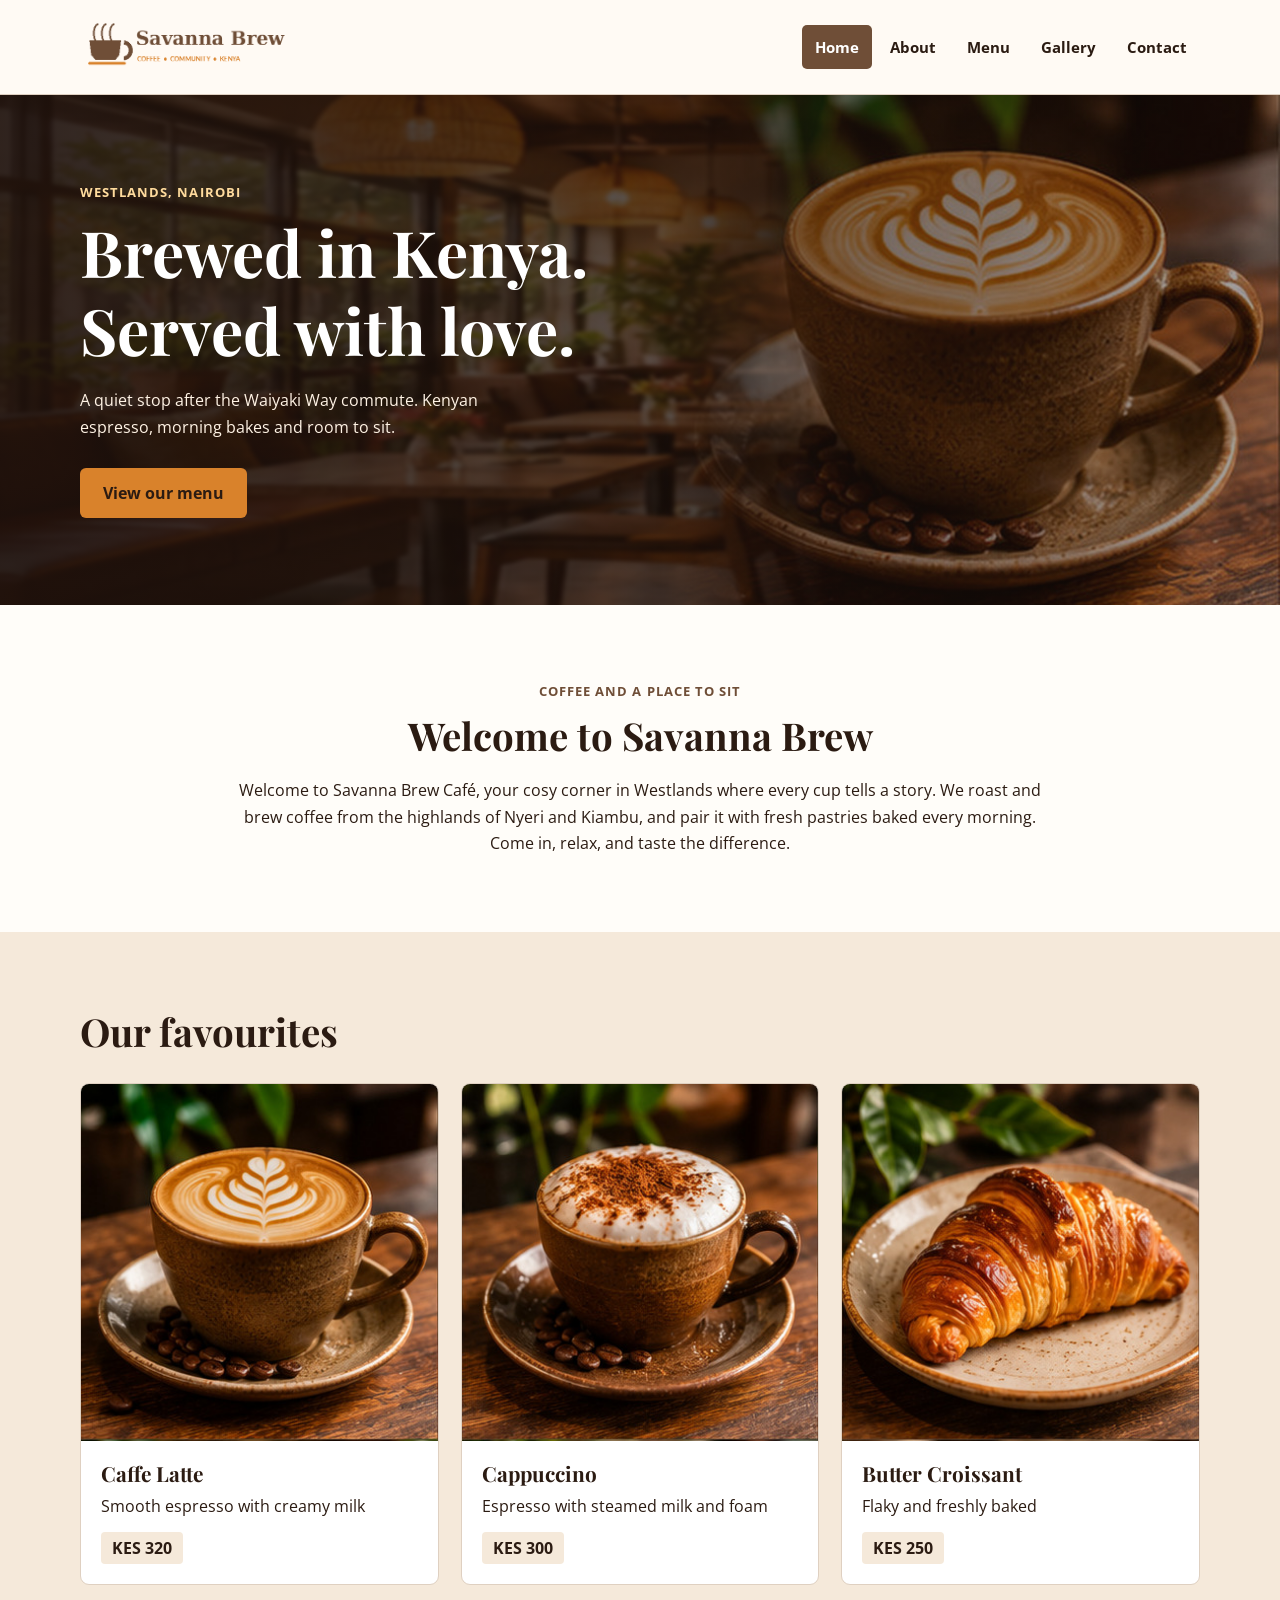
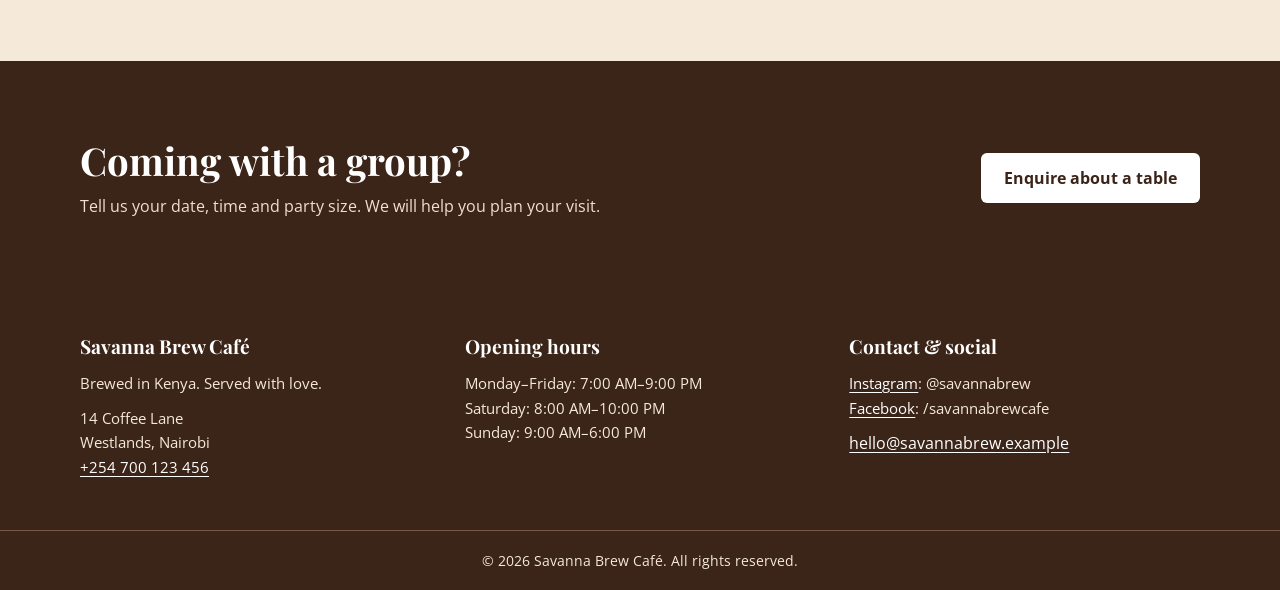
<file: index.html>
<!DOCTYPE html>
<html lang="en">
<head>
  <meta charset="UTF-8">
  <meta name="viewport" content="width=device-width, initial-scale=1.0">
  <meta name="description" content="Kenyan coffee from Nyeri and Kiambu, fresh pastries and a quiet table in Westlands, Nairobi.">
  <title>Home | Savanna Brew Café</title>
  <link rel="icon" href="images/logo.png" type="image/png">
  <link rel="preconnect" href="https://fonts.googleapis.com">
  <link rel="preconnect" href="https://fonts.gstatic.com" crossorigin>
  <link href="https://fonts.googleapis.com/css2?family=Open+Sans:wght@400;600;700&amp;family=Playfair+Display:wght@400;600;700&amp;display=swap" rel="stylesheet">
  <link rel="stylesheet" href="css/style.css">
</head>
<body>
  <a class="skip-link" href="#main-content">Skip to main content</a>
  <header class="site-header">
    <div class="container header-inner">
      <a class="brand" href="index.html"><img src="images/logo.png" alt="Savanna Brew Café home" width="560" height="125"></a>
      <nav aria-label="Main navigation">
        <ul class="nav-list">
            <li><a href="index.html" aria-current="page">Home</a></li>
            <li><a href="about.html">About</a></li>
            <li><a href="menu.html">Menu</a></li>
            <li><a href="gallery.html">Gallery</a></li>
            <li><a href="contact.html">Contact</a></li>
        </ul>
      </nav>
    </div>
  </header>
  <main id="main-content">
    <section class="home-hero" aria-labelledby="page-title">
      <div class="container hero-content">
        <p class="overline overline-light">Westlands, Nairobi</p>
        <h1 id="page-title">Brewed in Kenya.<br>Served with love.</h1>
        <p>A quiet stop after the Waiyaki Way commute. Kenyan espresso, morning bakes and room to sit.</p>
        <a class="button button-gold" href="menu.html">View our menu</a>
      </div>
    </section>

    <section class="section container intro" aria-labelledby="welcome-title">
      <p class="overline">Coffee and a place to sit</p>
      <h2 id="welcome-title">Welcome to Savanna Brew</h2>
      <p>Welcome to Savanna Brew Café, your cosy corner in Westlands where every cup tells a story. We roast and brew coffee from the highlands of Nyeri and Kiambu, and pair it with fresh pastries baked every morning. Come in, relax, and taste the difference.</p>
    </section>

    <section class="section section-cream" aria-labelledby="favourites-title">
      <div class="container">
        <h2 id="favourites-title" class="section-title">Our favourites</h2>
        <div class="favourites-grid">
          <article class="product-card">
            <img src="images/latte.jpg" alt="Caffè latte in a ceramic cup with a leaf pattern in the milk foam" width="362" height="362" loading="lazy">
            <div class="card-content">
              <h3>Caffe Latte</h3>
              <p>Smooth espresso with creamy milk</p>
              <p class="price">KES 320</p>
            </div>
          </article>
          <article class="product-card">
            <img src="images/cappuccino.jpg" alt="Cappuccino topped with milk foam and a dusting of cocoa" width="362" height="362" loading="lazy">
            <div class="card-content">
              <h3>Cappuccino</h3>
              <p>Espresso with steamed milk and foam</p>
              <p class="price">KES 300</p>
            </div>
          </article>
          <article class="product-card">
            <img src="images/croissant.jpg" alt="Golden butter croissant on a light ceramic plate" width="362" height="362" loading="lazy">
            <div class="card-content">
              <h3>Butter Croissant</h3>
              <p>Flaky and freshly baked</p>
              <p class="price">KES 250</p>
            </div>
          </article>
        </div>
      </div>
    </section>

    <section class="section booking-cta" aria-labelledby="booking-title">
      <div class="container booking-inner">
        <div>
          <h2 id="booking-title">Coming with a group?</h2>
          <p>Tell us your date, time and party size. We will help you plan your visit.</p>
        </div>
        <a class="button button-light" href="contact.html">Enquire about a table</a>
      </div>
    </section>
  </main>

  <footer class="site-footer">
    <div class="container footer-grid">
      <section aria-labelledby="footer-cafe">
        <h2 id="footer-cafe">Savanna Brew Café</h2>
        <p>Brewed in Kenya. Served with love.</p>
        <address>14 Coffee Lane<br>Westlands, Nairobi<br><a href="tel:+254700123456">+254 700 123 456</a></address>
      </section>
      <section aria-labelledby="footer-hours">
        <h2 id="footer-hours">Opening hours</h2>
        <p>Monday–Friday: 7:00 AM–9:00 PM<br>Saturday: 8:00 AM–10:00 PM<br>Sunday: 9:00 AM–6:00 PM</p>
      </section>
      <section aria-labelledby="footer-social">
        <h2 id="footer-social">Contact &amp; social</h2>
        <p><a href="https://www.instagram.com/" target="_blank" rel="noopener noreferrer">Instagram</a>: @savannabrew<br><a href="https://www.facebook.com/" target="_blank" rel="noopener noreferrer">Facebook</a>: /savannabrewcafe</p>
        <a href="mailto:hello@savannabrew.example">hello@savannabrew.example</a>
      </section>
    </div>
    <p class="copyright">© 2026 Savanna Brew Café. All rights reserved.</p>
  </footer>
</body>
</html>
</file>
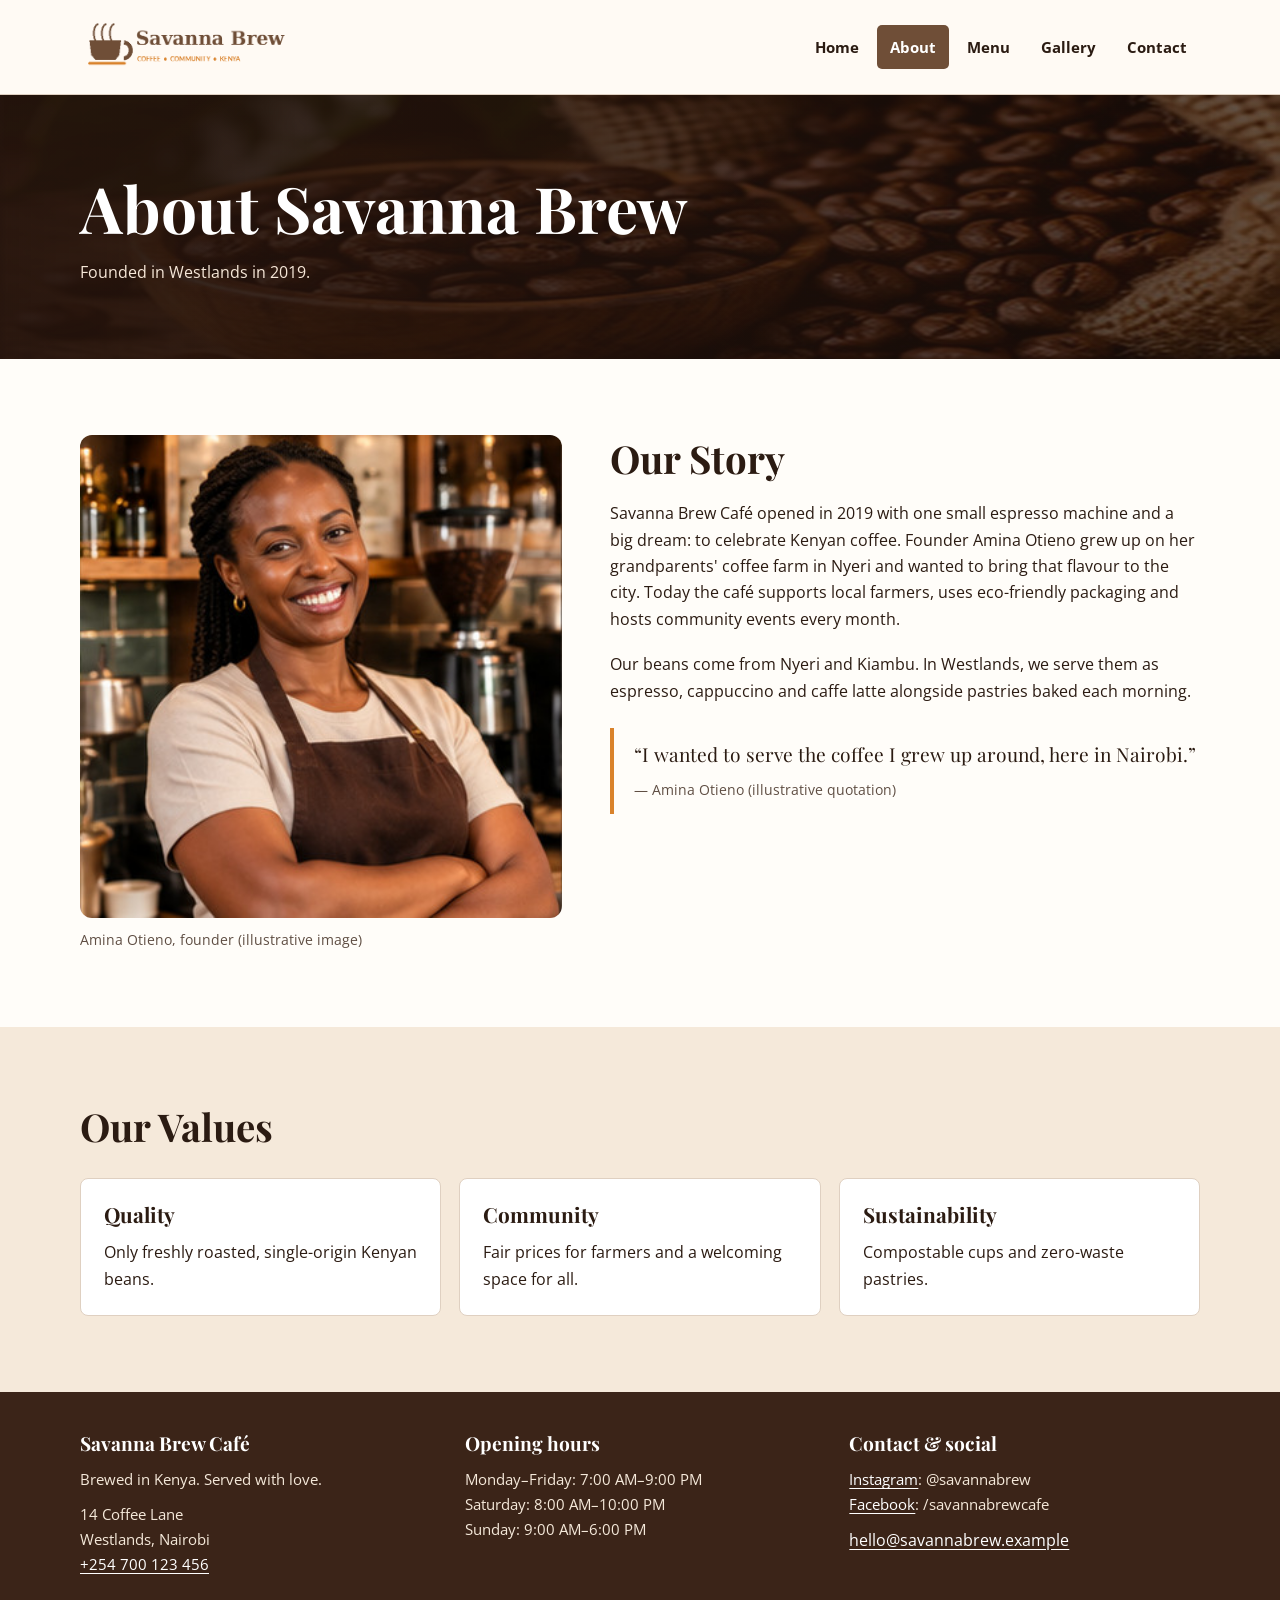
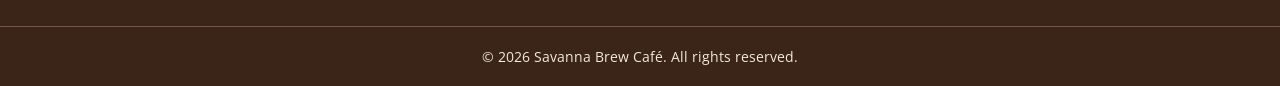
<file: about.html>
<!DOCTYPE html>
<html lang="en">
<head>
  <meta charset="UTF-8">
  <meta name="viewport" content="width=device-width, initial-scale=1.0">
  <meta name="description" content="Learn about the founder, farming roots and values of Savanna Brew Café in Westlands.">
  <title>About Us | Savanna Brew Café</title>
  <link rel="icon" href="images/logo.png" type="image/png">
  <link rel="preconnect" href="https://fonts.googleapis.com">
  <link rel="preconnect" href="https://fonts.gstatic.com" crossorigin>
  <link href="https://fonts.googleapis.com/css2?family=Open+Sans:wght@400;600;700&amp;family=Playfair+Display:wght@400;600;700&amp;display=swap" rel="stylesheet">
  <link rel="stylesheet" href="css/style.css">
</head>
<body>
  <a class="skip-link" href="#main-content">Skip to main content</a>
  <header class="site-header">
    <div class="container header-inner">
      <a class="brand" href="index.html"><img src="images/logo.png" alt="Savanna Brew Café home" width="560" height="125"></a>
      <nav aria-label="Main navigation">
        <ul class="nav-list">
            <li><a href="index.html">Home</a></li>
            <li><a href="about.html" aria-current="page">About</a></li>
            <li><a href="menu.html">Menu</a></li>
            <li><a href="gallery.html">Gallery</a></li>
            <li><a href="contact.html">Contact</a></li>
        </ul>
      </nav>
    </div>
  </header>
  <main id="main-content">
    <section class="page-banner" aria-labelledby="page-title">
      <div class="container">
        <h1 id="page-title">About Savanna Brew</h1>
        <p>Founded in Westlands in 2019.</p>
      </div>
    </section>

    <section class="section container story-layout" aria-labelledby="story-title">
      <figure class="owner-photo">
        <img src="images/about-owner.jpg" alt="Illustration of a smiling woman in a brown café apron standing behind a coffee counter" width="362" height="362">
        <figcaption>Amina Otieno, founder (illustrative image)</figcaption>
      </figure>
      <article class="story-text">
        <h2 id="story-title">Our Story</h2>
        <p>Savanna Brew Café opened in 2019 with one small espresso machine and a big dream: to celebrate Kenyan coffee. Founder Amina Otieno grew up on her grandparents' coffee farm in Nyeri and wanted to bring that flavour to the city. Today the café supports local farmers, uses eco-friendly packaging and hosts community events every month.</p>
        <p>Our beans come from Nyeri and Kiambu. In Westlands, we serve them as espresso, cappuccino and caffe latte alongside pastries baked each morning.</p>
        <blockquote>
          <p>“I wanted to serve the coffee I grew up around, here in Nairobi.”</p>
          <cite>— Amina Otieno (illustrative quotation)</cite>
        </blockquote>
      </article>
    </section>

    <section class="section section-cream" aria-labelledby="values-title">
      <div class="container">
        <h2 id="values-title" class="section-title">Our Values</h2>
        <ul class="values-grid">
          <li>
            <h3>Quality</h3>
            <p>Only freshly roasted, single-origin Kenyan beans.</p>
          </li>
          <li>
            <h3>Community</h3>
            <p>Fair prices for farmers and a welcoming space for all.</p>
          </li>
          <li>
            <h3>Sustainability</h3>
            <p>Compostable cups and zero-waste pastries.</p>
          </li>
        </ul>
      </div>
    </section>
  </main>

  <footer class="site-footer">
    <div class="container footer-grid">
      <section aria-labelledby="footer-cafe">
        <h2 id="footer-cafe">Savanna Brew Café</h2>
        <p>Brewed in Kenya. Served with love.</p>
        <address>14 Coffee Lane<br>Westlands, Nairobi<br><a href="tel:+254700123456">+254 700 123 456</a></address>
      </section>
      <section aria-labelledby="footer-hours">
        <h2 id="footer-hours">Opening hours</h2>
        <p>Monday–Friday: 7:00 AM–9:00 PM<br>Saturday: 8:00 AM–10:00 PM<br>Sunday: 9:00 AM–6:00 PM</p>
      </section>
      <section aria-labelledby="footer-social">
        <h2 id="footer-social">Contact &amp; social</h2>
        <p><a href="https://www.instagram.com/" target="_blank" rel="noopener noreferrer">Instagram</a>: @savannabrew<br><a href="https://www.facebook.com/" target="_blank" rel="noopener noreferrer">Facebook</a>: /savannabrewcafe</p>
        <a href="mailto:hello@savannabrew.example">hello@savannabrew.example</a>
      </section>
    </div>
    <p class="copyright">© 2026 Savanna Brew Café. All rights reserved.</p>
  </footer>
</body>
</html>
</file>
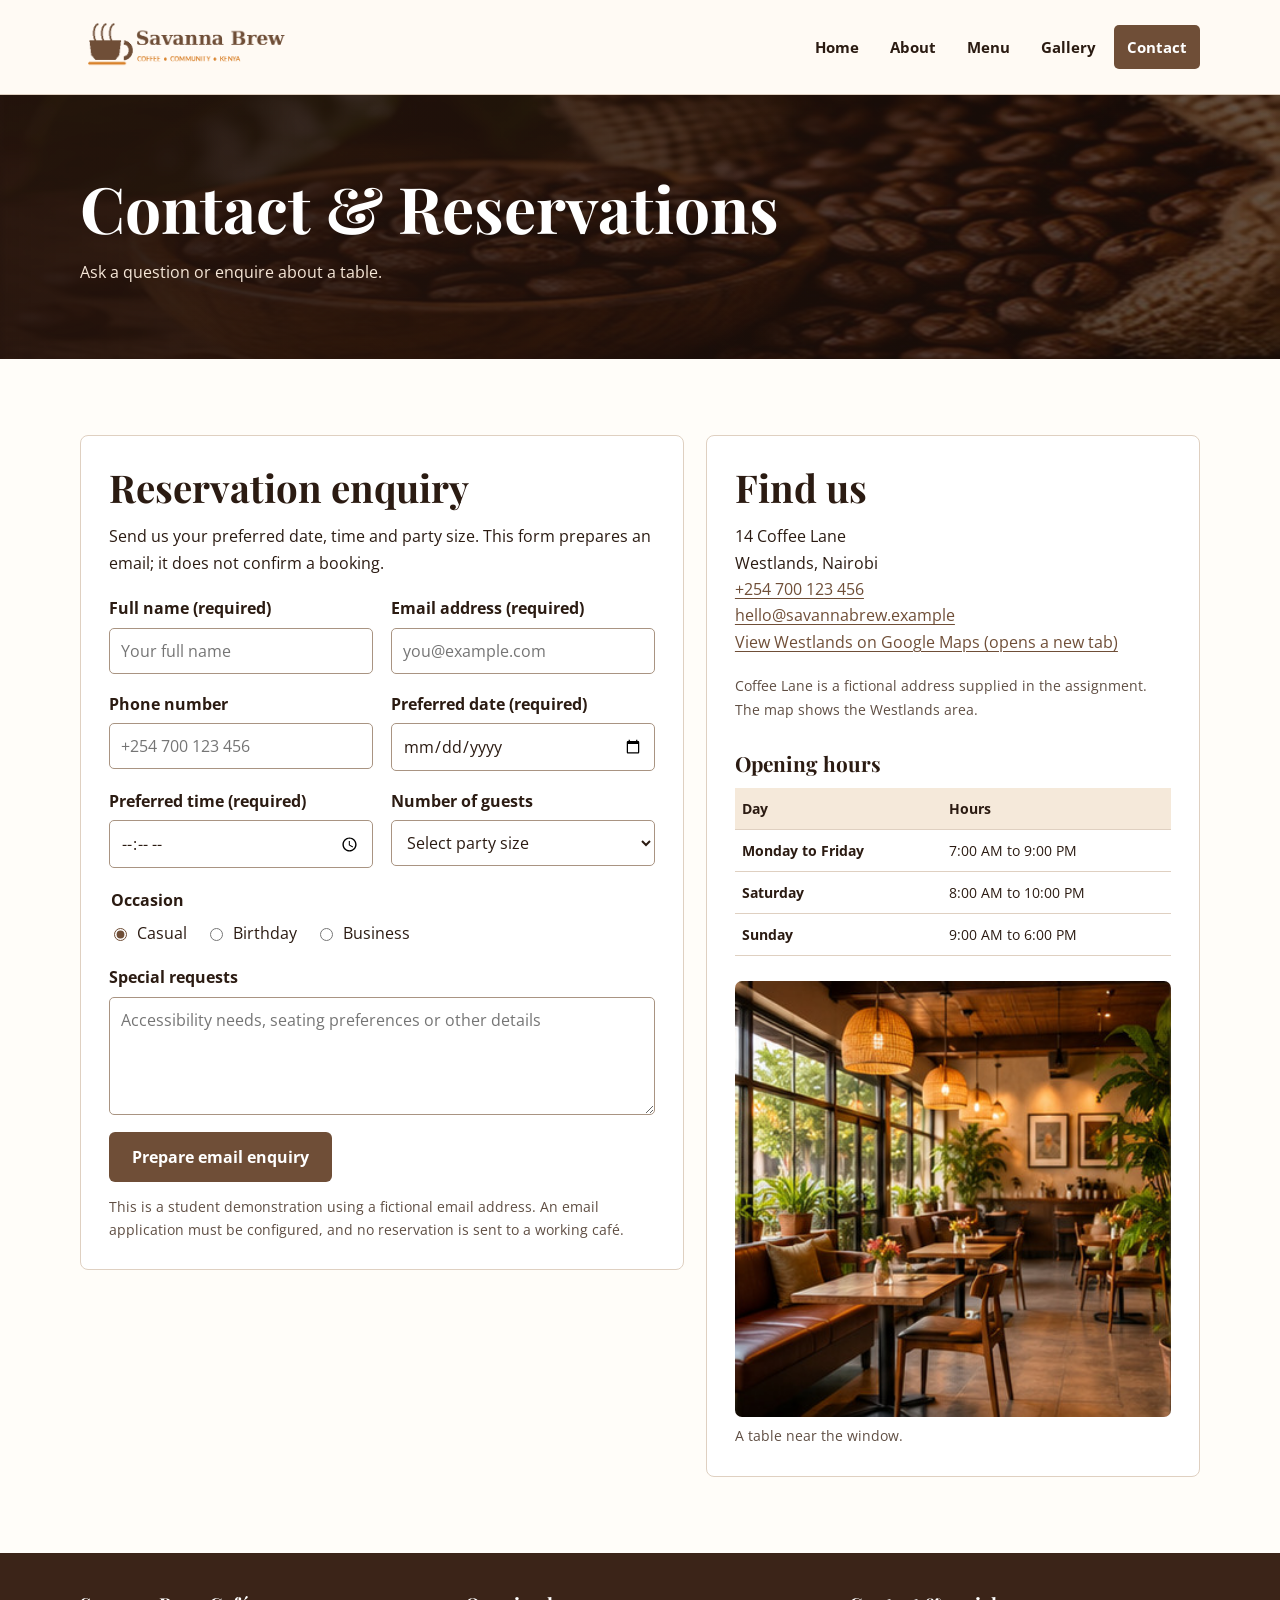
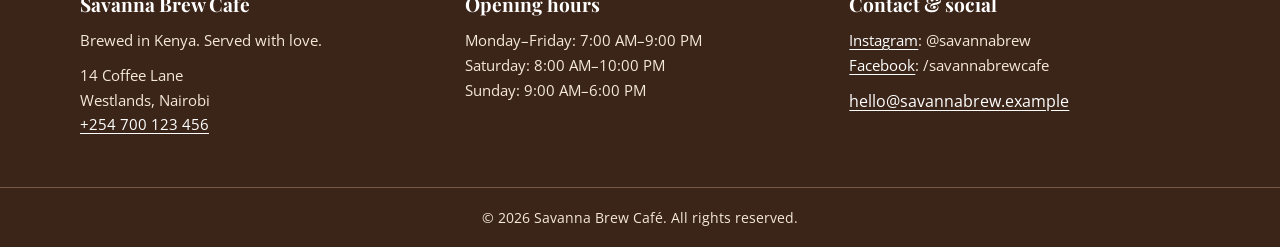
<file: contact.html>
<!DOCTYPE html>
<html lang="en">
<head>
  <meta charset="UTF-8">
  <meta name="viewport" content="width=device-width, initial-scale=1.0">
  <meta name="description" content="Find Savanna Brew Café in Westlands, check opening hours, or prepare a reservation enquiry.">
  <title>Contact &amp; Reservations | Savanna Brew Café</title>
  <link rel="icon" href="images/logo.png" type="image/png">
  <link rel="preconnect" href="https://fonts.googleapis.com">
  <link rel="preconnect" href="https://fonts.gstatic.com" crossorigin>
  <link href="https://fonts.googleapis.com/css2?family=Open+Sans:wght@400;600;700&amp;family=Playfair+Display:wght@400;600;700&amp;display=swap" rel="stylesheet">
  <link rel="stylesheet" href="css/style.css">
</head>
<body>
  <a class="skip-link" href="#main-content">Skip to main content</a>
  <header class="site-header">
    <div class="container header-inner">
      <a class="brand" href="index.html"><img src="images/logo.png" alt="Savanna Brew Café home" width="560" height="125"></a>
      <nav aria-label="Main navigation">
        <ul class="nav-list">
            <li><a href="index.html">Home</a></li>
            <li><a href="about.html">About</a></li>
            <li><a href="menu.html">Menu</a></li>
            <li><a href="gallery.html">Gallery</a></li>
            <li><a href="contact.html" aria-current="page">Contact</a></li>
        </ul>
      </nav>
    </div>
  </header>
  <main id="main-content">
    <section class="page-banner" aria-labelledby="page-title">
      <div class="container">
        <h1 id="page-title">Contact &amp; Reservations</h1>
        <p>Ask a question or enquire about a table.</p>
      </div>
    </section>

    <section class="section container contact-layout" aria-label="Reservation enquiry and café details">
      <article class="contact-panel" aria-labelledby="reservation-title">
        <h2 id="reservation-title">Reservation enquiry</h2>
        <p>Send us your preferred date, time and party size. This form prepares an email; it does not confirm a booking.</p>
        <form action="mailto:hello@savannabrew.example" method="post" enctype="text/plain">
          <div class="form-grid">
            <p class="form-field">
              <label for="full-name">Full name (required)</label>
              <input id="full-name" name="Full name" type="text" placeholder="Your full name" autocomplete="name" required>
            </p>
            <p class="form-field">
              <label for="email">Email address (required)</label>
              <input id="email" name="Email address" type="email" placeholder="you@example.com" autocomplete="email" required>
            </p>
            <p class="form-field">
              <label for="phone">Phone number</label>
              <input id="phone" name="Phone number" type="tel" placeholder="+254 700 123 456" autocomplete="tel">
            </p>
            <p class="form-field">
              <label for="visit-date">Preferred date (required)</label>
              <input id="visit-date" name="Preferred date" type="date" required>
            </p>
            <p class="form-field">
              <label for="visit-time">Preferred time (required)</label>
              <input id="visit-time" name="Preferred time" type="time" required>
            </p>
            <p class="form-field">
              <label for="guests">Number of guests</label>
              <select id="guests" name="Number of guests">
                <option value="">Select party size</option>
                <option value="1">1 guest</option>
                <option value="2">2 guests</option>
                <option value="3">3 guests</option>
                <option value="4">4 guests</option>
                <option value="5">5 guests</option>
                <option value="6">6 guests</option>
                <option value="7">7 guests</option>
                <option value="8">8 guests</option>
                <option value="9">9 guests</option>
                <option value="10">10 guests</option>
              </select>
            </p>
          </div>
          <fieldset class="occasion-field">
            <legend>Occasion</legend>
            <div class="radio-list">
              <label for="occasion-casual"><input id="occasion-casual" type="radio" name="Occasion" value="Casual" checked> Casual</label>
              <label for="occasion-birthday"><input id="occasion-birthday" type="radio" name="Occasion" value="Birthday"> Birthday</label>
              <label for="occasion-business"><input id="occasion-business" type="radio" name="Occasion" value="Business"> Business</label>
            </div>
          </fieldset>
          <p class="form-field">
            <label for="requests">Special requests</label>
            <textarea id="requests" name="Special requests" rows="4" placeholder="Accessibility needs, seating preferences or other details"></textarea>
          </p>
          <button class="button button-dark" type="submit">Prepare email enquiry</button>
          <p class="form-disclosure">This is a student demonstration using a fictional email address. An email application must be configured, and no reservation is sent to a working café.</p>
        </form>
      </article>

      <aside class="contact-panel" aria-labelledby="visit-title">
        <h2 id="visit-title">Find us</h2>
        <address>14 Coffee Lane<br>Westlands, Nairobi<br><a href="tel:+254700123456">+254 700 123 456</a><br><a href="mailto:hello@savannabrew.example">hello@savannabrew.example</a></address>
        <p><a href="https://www.google.com/maps/search/?api=1&amp;query=Westlands%2C+Nairobi" target="_blank" rel="noopener noreferrer">View Westlands on Google Maps (opens a new tab)</a></p>
        <p class="form-disclosure">Coffee Lane is a fictional address supplied in the assignment. The map shows the Westlands area.</p>
        <h3>Opening hours</h3>
        <table class="hours-table">
          <caption class="visually-hidden">Weekly café opening hours</caption>
          <thead><tr><th scope="col">Day</th><th scope="col">Hours</th></tr></thead>
          <tbody>
            <tr><th scope="row">Monday to Friday</th><td>7:00 AM to 9:00 PM</td></tr>
            <tr><th scope="row">Saturday</th><td>8:00 AM to 10:00 PM</td></tr>
            <tr><th scope="row">Sunday</th><td>9:00 AM to 6:00 PM</td></tr>
          </tbody>
        </table>
        <figure class="contact-photo">
          <img src="images/cafe-interior.jpg" alt="Small café dining area with wooden tables, houseplants and warm pendant lighting" width="362" height="362" loading="lazy">
          <figcaption>A table near the window.</figcaption>
        </figure>
      </aside>
    </section>
  </main>

  <footer class="site-footer">
    <div class="container footer-grid">
      <section aria-labelledby="footer-cafe">
        <h2 id="footer-cafe">Savanna Brew Café</h2>
        <p>Brewed in Kenya. Served with love.</p>
        <address>14 Coffee Lane<br>Westlands, Nairobi<br><a href="tel:+254700123456">+254 700 123 456</a></address>
      </section>
      <section aria-labelledby="footer-hours">
        <h2 id="footer-hours">Opening hours</h2>
        <p>Monday–Friday: 7:00 AM–9:00 PM<br>Saturday: 8:00 AM–10:00 PM<br>Sunday: 9:00 AM–6:00 PM</p>
      </section>
      <section aria-labelledby="footer-social">
        <h2 id="footer-social">Contact &amp; social</h2>
        <p><a href="https://www.instagram.com/" target="_blank" rel="noopener noreferrer">Instagram</a>: @savannabrew<br><a href="https://www.facebook.com/" target="_blank" rel="noopener noreferrer">Facebook</a>: /savannabrewcafe</p>
        <a href="mailto:hello@savannabrew.example">hello@savannabrew.example</a>
      </section>
    </div>
    <p class="copyright">© 2026 Savanna Brew Café. All rights reserved.</p>
  </footer>
</body>
</html>
</file>
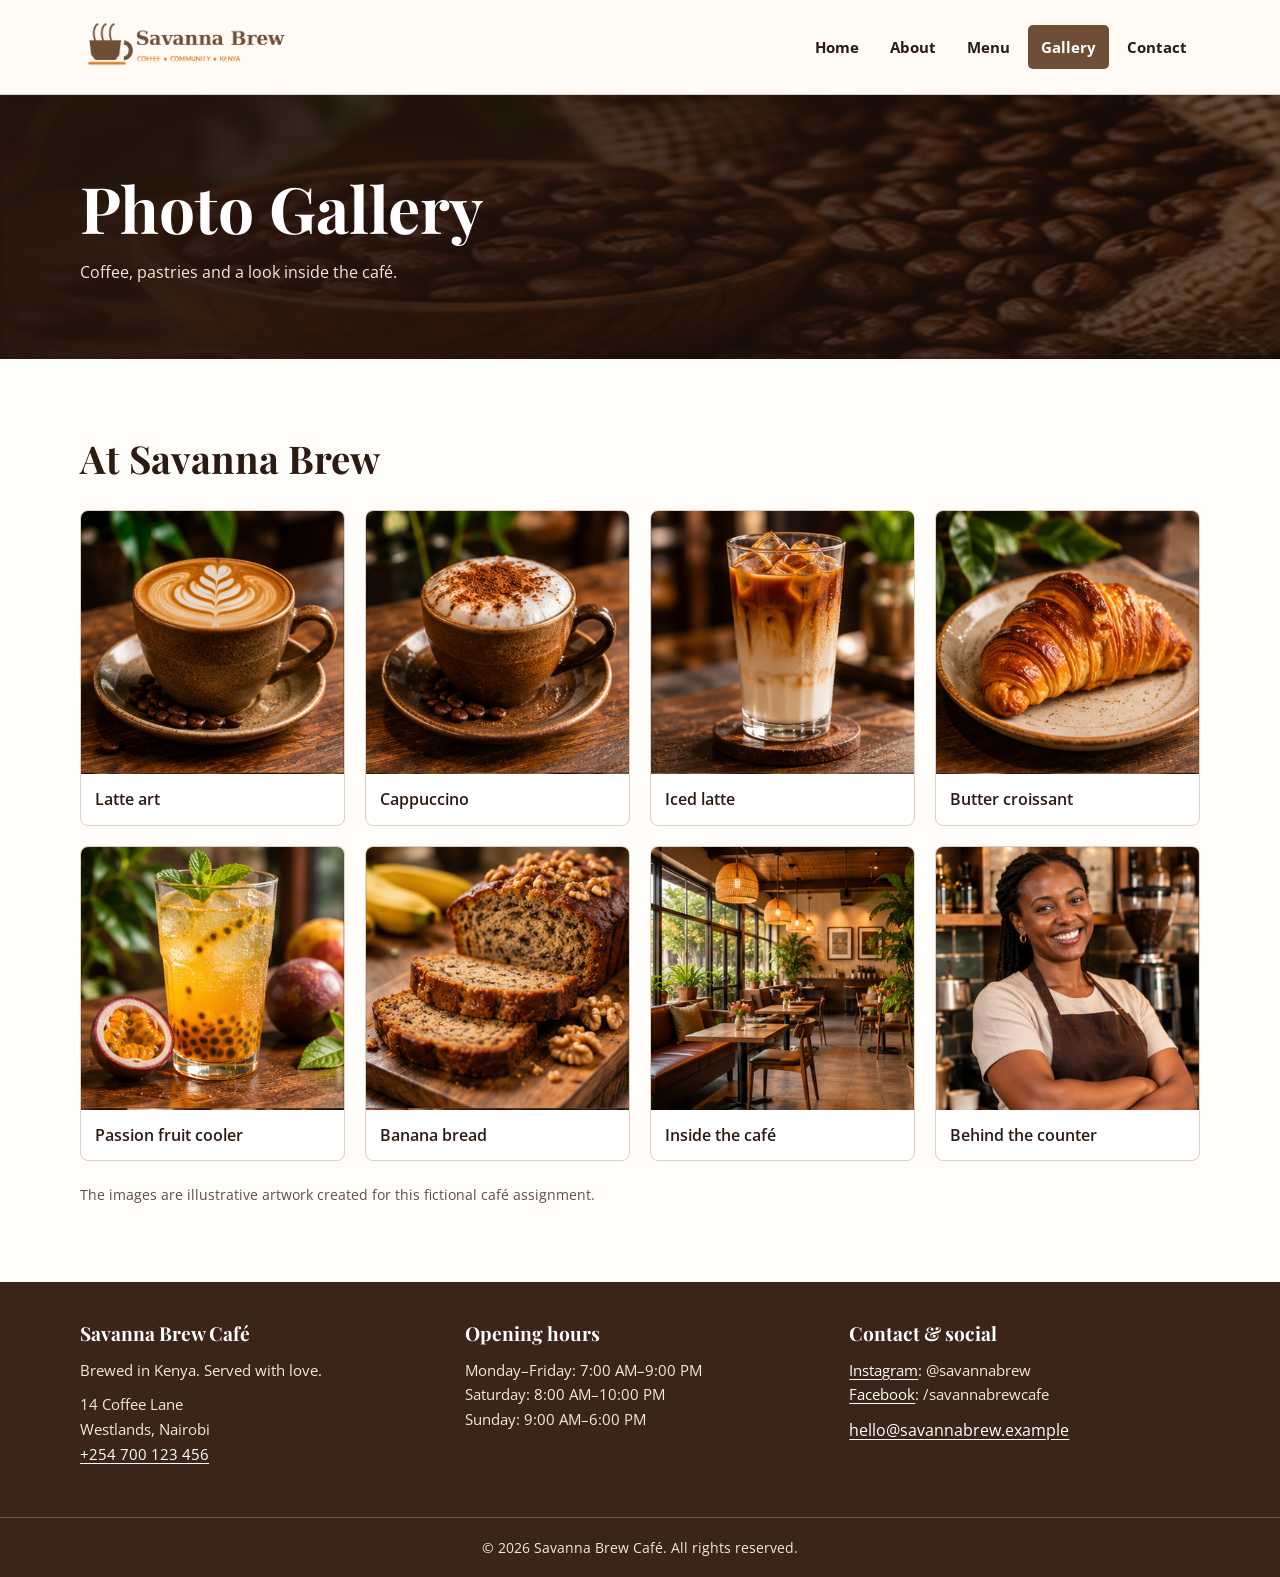
<file: gallery.html>
<!DOCTYPE html>
<html lang="en">
<head>
  <meta charset="UTF-8">
  <meta name="viewport" content="width=device-width, initial-scale=1.0">
  <meta name="description" content="Eight illustrations of the drinks, bakery items and café interior at Savanna Brew.">
  <title>Gallery | Savanna Brew Café</title>
  <link rel="icon" href="images/logo.png" type="image/png">
  <link rel="preconnect" href="https://fonts.googleapis.com">
  <link rel="preconnect" href="https://fonts.gstatic.com" crossorigin>
  <link href="https://fonts.googleapis.com/css2?family=Open+Sans:wght@400;600;700&amp;family=Playfair+Display:wght@400;600;700&amp;display=swap" rel="stylesheet">
  <link rel="stylesheet" href="css/style.css">
</head>
<body>
  <a class="skip-link" href="#main-content">Skip to main content</a>
  <header class="site-header">
    <div class="container header-inner">
      <a class="brand" href="index.html"><img src="images/logo.png" alt="Savanna Brew Café home" width="560" height="125"></a>
      <nav aria-label="Main navigation">
        <ul class="nav-list">
            <li><a href="index.html">Home</a></li>
            <li><a href="about.html">About</a></li>
            <li><a href="menu.html">Menu</a></li>
            <li><a href="gallery.html" aria-current="page">Gallery</a></li>
            <li><a href="contact.html">Contact</a></li>
        </ul>
      </nav>
    </div>
  </header>
  <main id="main-content">
    <section class="page-banner" aria-labelledby="page-title">
      <div class="container">
        <h1 id="page-title">Photo Gallery</h1>
        <p>Coffee, pastries and a look inside the café.</p>
      </div>
    </section>

    <section class="section container" aria-labelledby="gallery-title">
      <h2 id="gallery-title" class="section-title">At Savanna Brew</h2>
      <div class="gallery-grid">
        <figure class="gallery-item">
          <img src="images/gallery-1.jpg" alt="Latte in a brown cup with leaf-shaped milk foam art" width="362" height="362" loading="lazy">
          <figcaption>Latte art</figcaption>
        </figure>
        <figure class="gallery-item">
          <img src="images/gallery-2.jpg" alt="Cappuccino with cocoa on its foam, served in a brown ceramic cup" width="362" height="362" loading="lazy">
          <figcaption>Cappuccino</figcaption>
        </figure>
        <figure class="gallery-item">
          <img src="images/gallery-3.jpg" alt="Iced latte with layers of milk and coffee in a tall glass" width="362" height="362" loading="lazy">
          <figcaption>Iced latte</figcaption>
        </figure>
        <figure class="gallery-item">
          <img src="images/gallery-4.jpg" alt="Flaky golden croissant on a cream-coloured plate" width="362" height="362" loading="lazy">
          <figcaption>Butter croissant</figcaption>
        </figure>
        <figure class="gallery-item">
          <img src="images/gallery-5.jpg" alt="Yellow passion fruit drink with mint and ice in a clear glass" width="362" height="362" loading="lazy">
          <figcaption>Passion fruit cooler</figcaption>
        </figure>
        <figure class="gallery-item">
          <img src="images/gallery-6.jpg" alt="Loaf of banana bread with walnuts and two cut slices" width="362" height="362" loading="lazy">
          <figcaption>Banana bread</figcaption>
        </figure>
        <figure class="gallery-item">
          <img src="images/gallery-7.jpg" alt="Café interior with wooden tables, plants and pendant lights" width="362" height="362" loading="lazy">
          <figcaption>Inside the café</figcaption>
        </figure>
        <figure class="gallery-item">
          <img src="images/gallery-8.jpg" alt="Smiling woman wearing a café apron behind a coffee counter" width="362" height="362" loading="lazy">
          <figcaption>Behind the counter</figcaption>
        </figure>
      </div>
      <p class="image-disclosure">The images are illustrative artwork created for this fictional café assignment.</p>
    </section>
  </main>

  <footer class="site-footer">
    <div class="container footer-grid">
      <section aria-labelledby="footer-cafe">
        <h2 id="footer-cafe">Savanna Brew Café</h2>
        <p>Brewed in Kenya. Served with love.</p>
        <address>14 Coffee Lane<br>Westlands, Nairobi<br><a href="tel:+254700123456">+254 700 123 456</a></address>
      </section>
      <section aria-labelledby="footer-hours">
        <h2 id="footer-hours">Opening hours</h2>
        <p>Monday–Friday: 7:00 AM–9:00 PM<br>Saturday: 8:00 AM–10:00 PM<br>Sunday: 9:00 AM–6:00 PM</p>
      </section>
      <section aria-labelledby="footer-social">
        <h2 id="footer-social">Contact &amp; social</h2>
        <p><a href="https://www.instagram.com/" target="_blank" rel="noopener noreferrer">Instagram</a>: @savannabrew<br><a href="https://www.facebook.com/" target="_blank" rel="noopener noreferrer">Facebook</a>: /savannabrewcafe</p>
        <a href="mailto:hello@savannabrew.example">hello@savannabrew.example</a>
      </section>
    </div>
    <p class="copyright">© 2026 Savanna Brew Café. All rights reserved.</p>
  </footer>
</body>
</html>
</file>
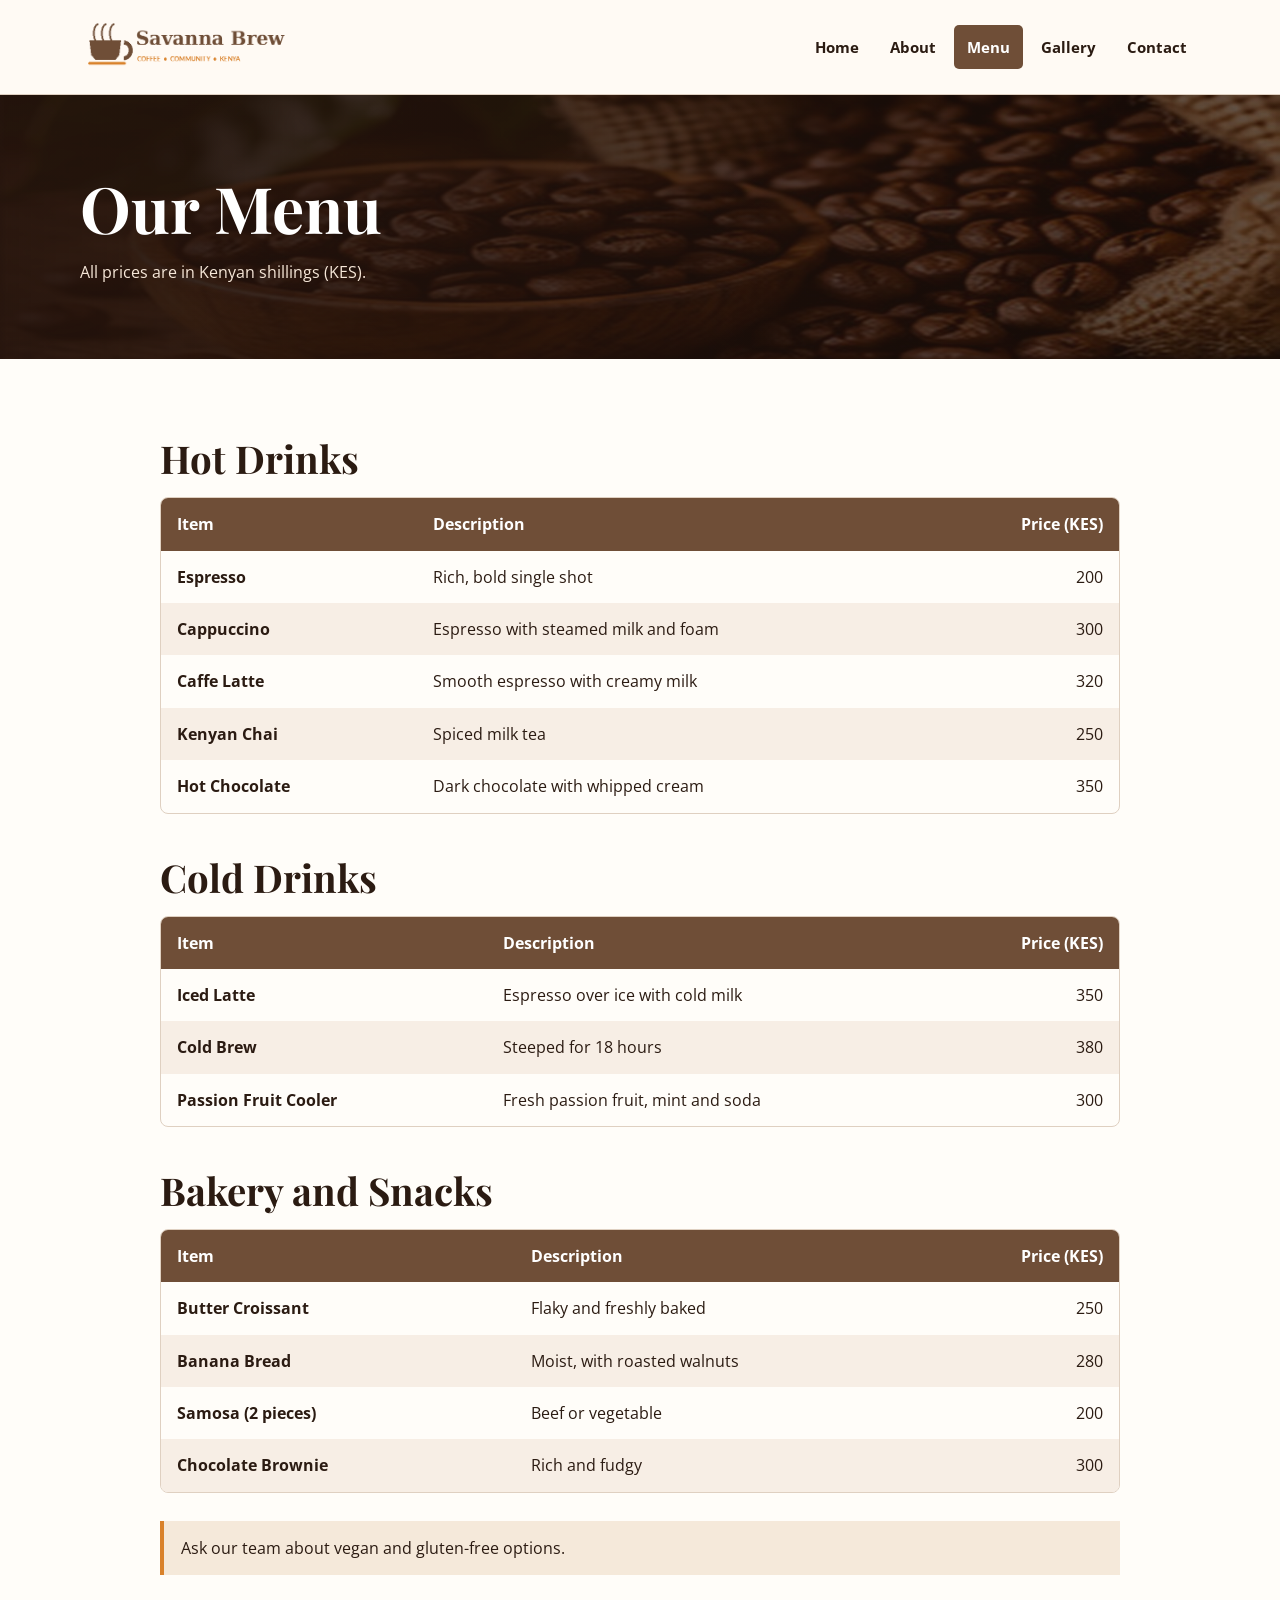
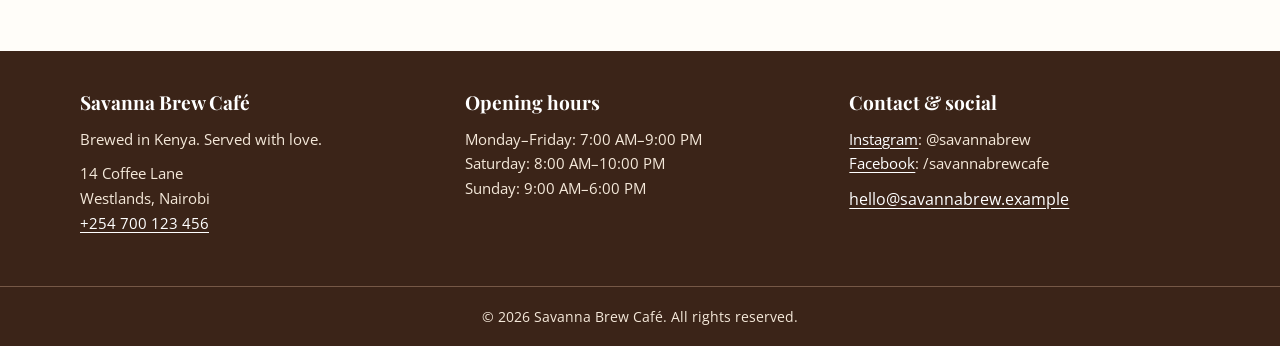
<file: menu.html>
<!DOCTYPE html>
<html lang="en">
<head>
  <meta charset="UTF-8">
  <meta name="viewport" content="width=device-width, initial-scale=1.0">
  <meta name="description" content="See the complete Savanna Brew Café menu, including drinks and pastries, with prices in Kenyan shillings.">
  <title>Menu | Savanna Brew Café</title>
  <link rel="icon" href="images/logo.png" type="image/png">
  <link rel="preconnect" href="https://fonts.googleapis.com">
  <link rel="preconnect" href="https://fonts.gstatic.com" crossorigin>
  <link href="https://fonts.googleapis.com/css2?family=Open+Sans:wght@400;600;700&amp;family=Playfair+Display:wght@400;600;700&amp;display=swap" rel="stylesheet">
  <link rel="stylesheet" href="css/style.css">
</head>
<body>
  <a class="skip-link" href="#main-content">Skip to main content</a>
  <header class="site-header">
    <div class="container header-inner">
      <a class="brand" href="index.html"><img src="images/logo.png" alt="Savanna Brew Café home" width="560" height="125"></a>
      <nav aria-label="Main navigation">
        <ul class="nav-list">
            <li><a href="index.html">Home</a></li>
            <li><a href="about.html">About</a></li>
            <li><a href="menu.html" aria-current="page">Menu</a></li>
            <li><a href="gallery.html">Gallery</a></li>
            <li><a href="contact.html">Contact</a></li>
        </ul>
      </nav>
    </div>
  </header>
  <main id="main-content">
    <section class="page-banner" aria-labelledby="page-title">
      <div class="container">
        <h1 id="page-title">Our Menu</h1>
        <p>All prices are in Kenyan shillings (KES).</p>
      </div>
    </section>

    <section class="section container menu-content" aria-label="Food and drink menu">
      <p class="menu-scroll-hint">On a phone, swipe each table sideways to see prices.</p>
      <section class="menu-group" aria-labelledby="menu-heading-1">
        <h2 id="menu-heading-1">Hot Drinks</h2>
        <div class="table-scroll" role="region" aria-label="Hot Drinks price table" tabindex="0">
          <table class="menu-table">
            <thead>
              <tr><th scope="col">Item</th><th scope="col">Description</th><th scope="col" class="price-column">Price (KES)</th></tr>
            </thead>
            <tbody>
              <tr><th scope="row">Espresso</th><td>Rich, bold single shot</td><td class="price-column">200</td></tr>
              <tr><th scope="row">Cappuccino</th><td>Espresso with steamed milk and foam</td><td class="price-column">300</td></tr>
              <tr><th scope="row">Caffe Latte</th><td>Smooth espresso with creamy milk</td><td class="price-column">320</td></tr>
              <tr><th scope="row">Kenyan Chai</th><td>Spiced milk tea</td><td class="price-column">250</td></tr>
              <tr><th scope="row">Hot Chocolate</th><td>Dark chocolate with whipped cream</td><td class="price-column">350</td></tr>
            </tbody>
          </table>
        </div>
      </section>

      <section class="menu-group" aria-labelledby="menu-heading-2">
        <h2 id="menu-heading-2">Cold Drinks</h2>
        <div class="table-scroll" role="region" aria-label="Cold Drinks price table" tabindex="0">
          <table class="menu-table">
            <thead>
              <tr><th scope="col">Item</th><th scope="col">Description</th><th scope="col" class="price-column">Price (KES)</th></tr>
            </thead>
            <tbody>
              <tr><th scope="row">Iced Latte</th><td>Espresso over ice with cold milk</td><td class="price-column">350</td></tr>
              <tr><th scope="row">Cold Brew</th><td>Steeped for 18 hours</td><td class="price-column">380</td></tr>
              <tr><th scope="row">Passion Fruit Cooler</th><td>Fresh passion fruit, mint and soda</td><td class="price-column">300</td></tr>
            </tbody>
          </table>
        </div>
      </section>

      <section class="menu-group" aria-labelledby="menu-heading-3">
        <h2 id="menu-heading-3">Bakery and Snacks</h2>
        <div class="table-scroll" role="region" aria-label="Bakery and Snacks price table" tabindex="0">
          <table class="menu-table">
            <thead>
              <tr><th scope="col">Item</th><th scope="col">Description</th><th scope="col" class="price-column">Price (KES)</th></tr>
            </thead>
            <tbody>
              <tr><th scope="row">Butter Croissant</th><td>Flaky and freshly baked</td><td class="price-column">250</td></tr>
              <tr><th scope="row">Banana Bread</th><td>Moist, with roasted walnuts</td><td class="price-column">280</td></tr>
              <tr><th scope="row">Samosa (2 pieces)</th><td>Beef or vegetable</td><td class="price-column">200</td></tr>
              <tr><th scope="row">Chocolate Brownie</th><td>Rich and fudgy</td><td class="price-column">300</td></tr>
            </tbody>
          </table>
        </div>
      </section>
      <p class="menu-note">Ask our team about vegan and gluten-free options.</p>
    </section>
  </main>

  <footer class="site-footer">
    <div class="container footer-grid">
      <section aria-labelledby="footer-cafe">
        <h2 id="footer-cafe">Savanna Brew Café</h2>
        <p>Brewed in Kenya. Served with love.</p>
        <address>14 Coffee Lane<br>Westlands, Nairobi<br><a href="tel:+254700123456">+254 700 123 456</a></address>
      </section>
      <section aria-labelledby="footer-hours">
        <h2 id="footer-hours">Opening hours</h2>
        <p>Monday–Friday: 7:00 AM–9:00 PM<br>Saturday: 8:00 AM–10:00 PM<br>Sunday: 9:00 AM–6:00 PM</p>
      </section>
      <section aria-labelledby="footer-social">
        <h2 id="footer-social">Contact &amp; social</h2>
        <p><a href="https://www.instagram.com/" target="_blank" rel="noopener noreferrer">Instagram</a>: @savannabrew<br><a href="https://www.facebook.com/" target="_blank" rel="noopener noreferrer">Facebook</a>: /savannabrewcafe</p>
        <a href="mailto:hello@savannabrew.example">hello@savannabrew.example</a>
      </section>
    </div>
    <p class="copyright">© 2026 Savanna Brew Café. All rights reserved.</p>
  </footer>
</body>
</html>
</file>
<file: css/style.css>
/* Savanna Brew Café — shared brand styles */
:root {
  --coffee: #6f4e37;
  --cream: #f5e9da;
  --orange: #d9822b;
  --ink: #2b1b12;
  --white: #ffffff;
  --espresso: #3b2418;
  --paper: #fffdf9;
  --muted: #5f4e43;
  --line: #dfd0c1;
  --font-heading: "Playfair Display", Georgia, serif;
  --font-body: "Open Sans", Arial, sans-serif;
}

/* Base type and accessibility */
*, *::before, *::after { box-sizing: border-box; }
html { scroll-behavior: smooth; }
body { margin: 0; color: var(--ink); background: var(--paper); font: 400 16px/1.65 var(--font-body); }
img { display: block; max-width: 100%; height: auto; }
a { color: var(--coffee); text-underline-offset: 3px; }
a:hover { color: var(--espresso); }
a:focus-visible, button:focus-visible, input:focus-visible, select:focus-visible, textarea:focus-visible, [tabindex="0"]:focus-visible {
  outline: 3px solid var(--orange);
  outline-offset: 3px;
}
h1, h2, h3, p { margin-top: 0; }
h1, h2, h3 { font-family: var(--font-heading); line-height: 1.22; }
h1 { font-size: clamp(2.25rem, 5vw, 4.25rem); }
h2 { font-size: clamp(1.65rem, 3vw, 2.5rem); }
h3 { font-size: 1.3rem; }
p { margin-bottom: 1.2rem; }
.container { width: min(1120px, calc(100% - 48px)); margin-inline: auto; }
.section { padding-block: 76px; }
.section-cream { background: var(--cream); }
.section-title { margin-bottom: 28px; }
.overline { color: var(--coffee); font-size: .8125rem; font-weight: 700; text-transform: uppercase; letter-spacing: .08em; margin-bottom: 10px; }
.overline-light { color: #ffdb9d; }
.visually-hidden { position: absolute; width: 1px; height: 1px; overflow: hidden; clip-path: inset(50%); white-space: nowrap; }
.skip-link { position: absolute; left: 12px; top: -70px; z-index: 10; padding: 8px 14px; background: var(--white); color: var(--ink); }
.skip-link:focus { top: 10px; }

/* Header and Flexbox navigation */
.site-header { background: #fffaf4; border-bottom: 1px solid var(--line); }
.header-inner { display: flex; align-items: center; justify-content: space-between; gap: 20px; min-height: 94px; }
.brand { flex: none; }
.brand img { width: 250px; height: auto; }
.nav-list { display: flex; flex-wrap: wrap; align-items: center; justify-content: flex-end; gap: 5px; margin: 0; padding: 0; list-style: none; }
.nav-list a { display: block; padding: 10px 13px; border-radius: 5px; color: var(--ink); text-decoration: none; font-weight: 700; font-size: .9375rem; transition: background-color .2s ease, color .2s ease; }
.nav-list a:hover { background: var(--cream); }
.nav-list a[aria-current="page"] { background: var(--coffee); color: var(--white); }
.nav-list a[aria-current="page"]:hover { background: var(--espresso); }

/* Buttons and small interactions */
.button { display: inline-block; max-width: 100%; padding: 12px 22px; border: 1px solid transparent; border-radius: 6px; font: 700 1rem/1.5 var(--font-body); text-align: center; text-decoration: none; cursor: pointer; transition: background-color .2s ease, border-color .2s ease, color .2s ease; }
.button-gold { background: var(--orange); color: var(--ink); }
.button-gold:hover { background: #f1ae65; color: var(--ink); }
.button-light { background: var(--white); color: var(--espresso); }
.button-light:hover { background: var(--cream); color: var(--espresso); }
.button-dark { background: var(--coffee); color: var(--white); }
.button-dark:hover { background: var(--espresso); color: var(--white); }

/* Home hero and featured products */
.home-hero { color: var(--white); background: linear-gradient(90deg, rgba(32, 18, 12, .90), rgba(32, 18, 12, .39)), url("../images/hero.jpg") center / cover no-repeat; }
.hero-content { min-height: 510px; display: flex; flex-direction: column; align-items: flex-start; justify-content: center; padding-block: 55px; }
.hero-content h1 { max-width: 740px; margin-bottom: 18px; animation: reveal .45s ease both; }
.hero-content > p:not(.overline) { max-width: 470px; margin-bottom: 28px; color: #fff3e5; }
.intro { max-width: 830px; text-align: center; }
.intro h2 { margin-bottom: 18px; }
.intro > p:last-child { margin-bottom: 0; }
.favourites-grid { display: flex; gap: 22px; }
.product-card { flex: 1 1 0; min-width: 0; background: var(--white); border: 1px solid var(--line); border-radius: 9px; overflow: hidden; transition: border-color .2s ease, box-shadow .2s ease; }
.product-card:hover { border-color: #b99b82; box-shadow: 0 4px 12px rgba(43, 27, 18, .08); }
.product-card img { width: 100%; aspect-ratio: 1 / 1; object-fit: cover; }
.card-content { padding: 20px; }
.card-content h3 { margin-bottom: 7px; }
.card-content p { margin-bottom: 12px; }
.card-content .price { display: inline-block; margin-bottom: 0; padding: 3px 11px; border-radius: 4px; background: var(--cream); color: var(--ink); font-weight: 700; }
.booking-cta { background: var(--espresso); color: var(--white); }
.booking-inner { display: flex; justify-content: space-between; align-items: center; gap: 26px; }
.booking-inner h2 { margin-bottom: 9px; }
.booking-inner p { margin-bottom: 0; color: #f2dfcf; }
.booking-inner .button { flex: none; }

/* Internal page banners */
.page-banner { padding-block: 74px; color: var(--white); background: linear-gradient(90deg, rgba(36, 19, 12, .94), rgba(36, 19, 12, .54)), url("../images/page-banner.jpg") center / cover no-repeat; }
.page-banner h1 { margin-bottom: 12px; }
.page-banner p { margin-bottom: 0; color: #f6e7d8; }

/* About page: image, story and values */
.story-layout { display: grid; grid-template-columns: minmax(0, .9fr) minmax(0, 1.1fr); gap: 48px; align-items: start; }
.owner-photo { margin: 0; }
.owner-photo img { width: 100%; aspect-ratio: 1 / 1; object-fit: cover; border-radius: 12px; }
.owner-photo figcaption { margin-top: 10px; font-size: .875rem; color: var(--muted); }
.story-text h2 { margin-bottom: 18px; }
.story-text blockquote { margin: 24px 0 0; padding: 12px 0 12px 20px; border-left: 4px solid var(--orange); }
.story-text blockquote p { font-family: var(--font-heading); font-size: 1.2rem; line-height: 1.5; margin-bottom: 7px; }
.story-text cite { color: var(--muted); font-size: .875rem; font-style: normal; }
.values-grid { display: grid; grid-template-columns: repeat(3, minmax(0, 1fr)); gap: 18px; padding: 0; margin: 0; list-style: none; }
.values-grid li { background: var(--white); border: 1px solid var(--line); border-radius: 8px; padding: 23px; }
.values-grid h3 { margin-bottom: 12px; }
.values-grid p { margin-bottom: 0; }

/* Menu tables: headings, stripes, hover and contained scroll */
.menu-content { max-width: 960px; }
.menu-scroll-hint { display: none; }
.menu-group + .menu-group { margin-top: 40px; }
.menu-group h2 { margin-bottom: 15px; }
.table-scroll { max-width: 100%; overflow-x: auto; border: 1px solid var(--line); border-radius: 8px; }
.menu-table { width: 100%; min-width: 560px; border-collapse: collapse; text-align: left; }
.menu-table thead { background: var(--coffee); color: var(--white); }
.menu-table th, .menu-table td { padding: 13px 16px; vertical-align: top; }
.menu-table tbody th { font-weight: 700; }
.menu-table tbody tr:nth-child(even) { background: #f7eee5; }
.menu-table tbody tr:hover { background: #f2dfcb; }
.menu-table .price-column { width: 140px; text-align: right; font-variant-numeric: tabular-nums; white-space: nowrap; }
.menu-note { margin: 28px 0 0; padding: 14px 17px; border-left: 4px solid var(--orange); background: var(--cream); }

/* Gallery: four columns, then two and one */
.gallery-grid { display: grid; grid-template-columns: repeat(4, minmax(0, 1fr)); gap: 20px; }
.gallery-item { margin: 0; border: 1px solid var(--line); background: var(--white); border-radius: 8px; overflow: hidden; }
.gallery-item img { width: 100%; aspect-ratio: 1 / 1; object-fit: cover; transition: transform .2s ease, filter .2s ease; }
.gallery-item:hover img { transform: scale(1.02); filter: brightness(.96); }
.gallery-item figcaption { padding: 12px 14px; font-weight: 600; }
.image-disclosure { margin: 22px 0 0; color: var(--muted); font-size: .875rem; }

/* Contact form and opening hours */
.contact-layout { display: grid; grid-template-columns: minmax(0, 1.1fr) minmax(0, .9fr); align-items: start; gap: 22px; }
.contact-panel { min-width: 0; padding: 28px; border: 1px solid var(--line); border-radius: 8px; background: var(--white); }
.contact-panel h2 { margin-bottom: 12px; }
.contact-panel address { font-style: normal; overflow-wrap: anywhere; }
.contact-panel a { overflow-wrap: anywhere; }
.contact-panel h3 { margin: 30px 0 12px; }
.form-grid { display: grid; grid-template-columns: repeat(2, minmax(0, 1fr)); gap: 0 18px; }
.form-field { margin-bottom: 17px; }
.form-field label, .occasion-field legend { display: block; margin-bottom: 6px; font-weight: 700; }
.form-field input, .form-field select, .form-field textarea { display: block; width: 100%; min-width: 0; min-height: 45px; padding: 10px 11px; border: 1px solid #a99482; border-radius: 5px; color: var(--ink); background: var(--white); font: 400 16px/1.5 var(--font-body); }
.form-field textarea { resize: vertical; }
.occasion-field { min-width: 0; border: 0; padding: 0; margin: 2px 0 18px; }
.radio-list { display: flex; flex-wrap: wrap; gap: 9px 18px; }
.radio-list label { display: inline-flex; gap: 7px; align-items: center; }
.radio-list input { accent-color: var(--coffee); }
.form-disclosure { margin: 13px 0 0; color: var(--muted); font-size: .875rem; }
.hours-table { width: 100%; border-collapse: collapse; text-align: left; font-size: .875rem; }
.hours-table th, .hours-table td { padding: 9px 7px; border-bottom: 1px solid var(--line); vertical-align: top; }
.hours-table thead { background: var(--cream); }
.contact-photo { margin: 25px 0 0; }
.contact-photo img { width: 100%; aspect-ratio: 1 / 1; object-fit: cover; border-radius: 7px; }
.contact-photo figcaption { margin-top: 7px; color: var(--muted); font-size: .875rem; }

/* Consistent three-column footer */
.site-footer { background: var(--espresso); color: #f5e9da; }
.footer-grid { display: grid; grid-template-columns: repeat(3, minmax(0, 1fr)); gap: 34px; padding-block: 40px; }
.footer-grid h2 { margin-bottom: 12px; color: var(--white); font-size: 1.2rem; }
.footer-grid p, .footer-grid address { margin-bottom: 10px; font-size: .9375rem; font-style: normal; }
.footer-grid a { color: var(--white); overflow-wrap: anywhere; }
.footer-grid a:hover { color: #ffdb9d; }
.copyright { margin: 0; padding: 18px 24px; border-top: 1px solid #765846; text-align: center; font-size: .875rem; }

/* Tablet layouts */
@media (max-width: 1024px) {
  .brand img { width: 215px; }
  .gallery-grid { grid-template-columns: repeat(2, minmax(0, 1fr)); }
  .contact-panel { padding: 23px; }
}

/* Required mobile breakpoint: navigation below logo */
@media (max-width: 768px) {
  .container { width: calc(100% - 32px); }
  .section { padding-block: 56px; }
  .header-inner { flex-direction: column; align-items: stretch; gap: 8px; padding-block: 14px; }
  .brand { align-self: center; }
  .brand img { width: 220px; }
  .nav-list { flex-direction: column; align-items: stretch; gap: 2px; }
  .nav-list a { padding: 8px 12px; text-align: center; }
  .hero-content { min-height: 415px; }
  .menu-scroll-hint { display: block; margin-bottom: 24px; color: var(--muted); }
  .home-hero { background-image: linear-gradient(90deg, rgba(32, 18, 12, .91), rgba(32, 18, 12, .62)), url("../images/hero.jpg"); }
  .favourites-grid { flex-direction: column; max-width: 460px; margin-inline: auto; }
  .product-card { flex: none; width: 100%; }
  .booking-inner { flex-direction: column; align-items: flex-start; }
  .page-banner { padding-block: 52px; }
  .story-layout { grid-template-columns: 1fr; gap: 28px; }
  .owner-photo { max-width: 420px; }
  .values-grid { grid-template-columns: 1fr; }
  .contact-layout { grid-template-columns: 1fr; }
}

/* Small phones: keep the page itself free of horizontal scrolling */
@media (max-width: 560px) {
  .gallery-grid { grid-template-columns: 1fr; }
  .form-grid { grid-template-columns: 1fr; }
  .contact-panel { padding: 18px; }
  .footer-grid { grid-template-columns: 1fr; gap: 20px; }
  .hero-content h1 { font-size: clamp(2rem, 9vw, 2.8rem); }
}

/* Modest CSS animation for the coursework bonus */
@keyframes reveal {
  from { opacity: 0; }
  to { opacity: 1; }
}
@media (prefers-reduced-motion: reduce) {
  html { scroll-behavior: auto; }
  .hero-content h1 { animation: none; }
  .button, .nav-list a, .product-card, .gallery-item img { transition: none; }
}
</file>
